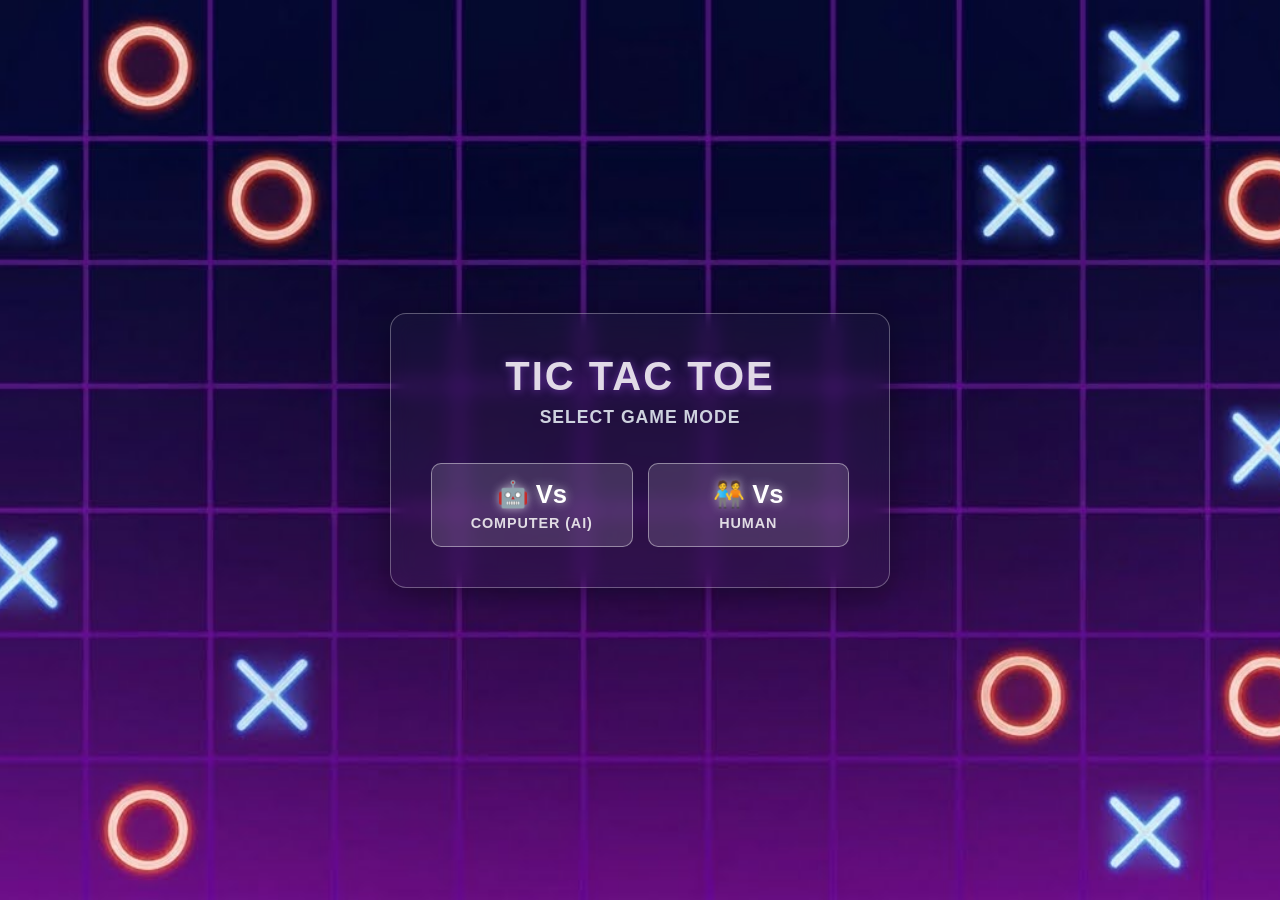
<file: index.html>
<!doctype html>
<html lang="en">
  <head>
    <meta charset="UTF-8" />
    <meta name="viewport" content="width=device-width, initial-scale=1.0" />
    <title>Tic Tac Toe</title>
    <link rel="stylesheet" href="style.css" />
  </head>
  <body>
    <div class="loader-container">
      <div class="neon-spinner"></div>

      <div class="loading-text">LOADING <span> . </span><span> . </span><span> . </span></div>
    </div>

    <div class="container">
      <header>
        <h1>TIC TAC TOE</h1>
        <h2>SELECT GAME MODE</h2>
      </header>

      <div class="main-box">
        <a href="robot.html">
          <div class="left-box">
            <span>🤖 Vs</span>
            <div class="title">COMPUTER (AI)</div>
          </div>
        </a>

        <a href="human.html">
          <div class="right-box">
            <span>🧑‍🤝‍🧑 Vs</span>
            <div class="title">Human</div>
          </div>
        </a>
      </div>
    </div>

    <script>
      const loaderContainer = document.querySelector(".loader-container");
      window.addEventListener("load", () => {
        loaderContainer.classList.add("hide");
      });
    </script>
  </body>
</html>
</file>
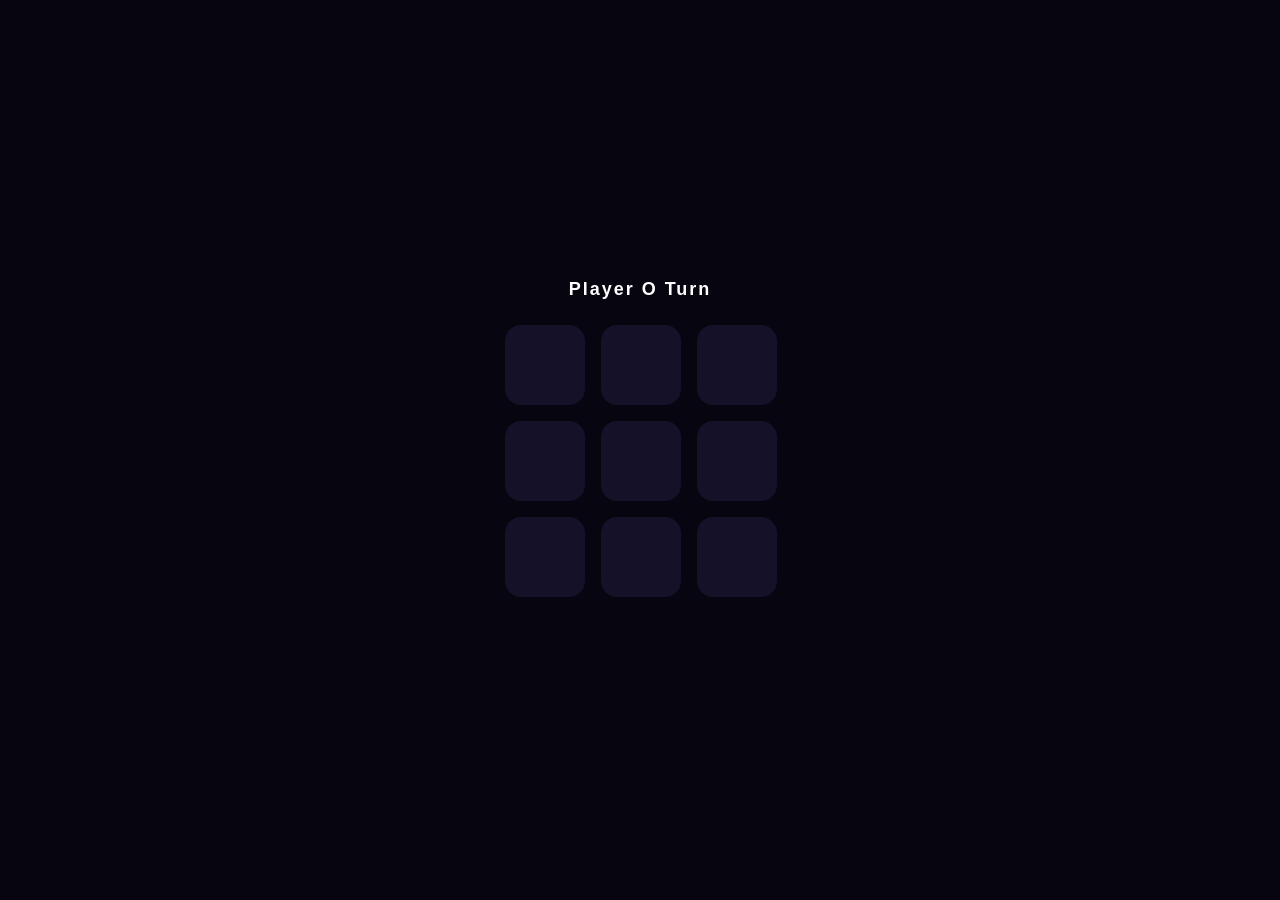
<file: human.html>
<!doctype html>
<html lang="en">
  <head>
    <meta charset="UTF-8" />
    <meta name="viewport" content="width=device-width, initial-scale=1.0" />
    <title>Tic Tac Toe - Player vs Player</title>
    <link rel="stylesheet" href="human.css" />
  </head>
  <body>
    <div class="loader-container">
      <div class="neon-spinner"></div>

      <div class="loading-text">LOADING <span> . </span><span> . </span><span> . </span></div>
    </div>
    <div class="container">
      <!-- Header / Selection Controls -->
      <div class="header">
        <div class="choose-text"></div>
      </div>

      <!-- Tic Tac Toe 3x3 Grid -->
      <div class="grid">
        <button class="boxes"></button>
        <button class="boxes"></button>
        <button class="boxes"></button>
        <button class="boxes"></button>
        <button class="boxes"></button>
        <button class="boxes"></button>
        <button class="boxes"></button>
        <button class="boxes"></button>
        <button class="boxes"></button>
      </div>
    </div>

    <button class="reset">Restart</button>
    <button class="back">Back to Home</button>

    <script src="human.js"></script>
  </body>
</html>
</file>
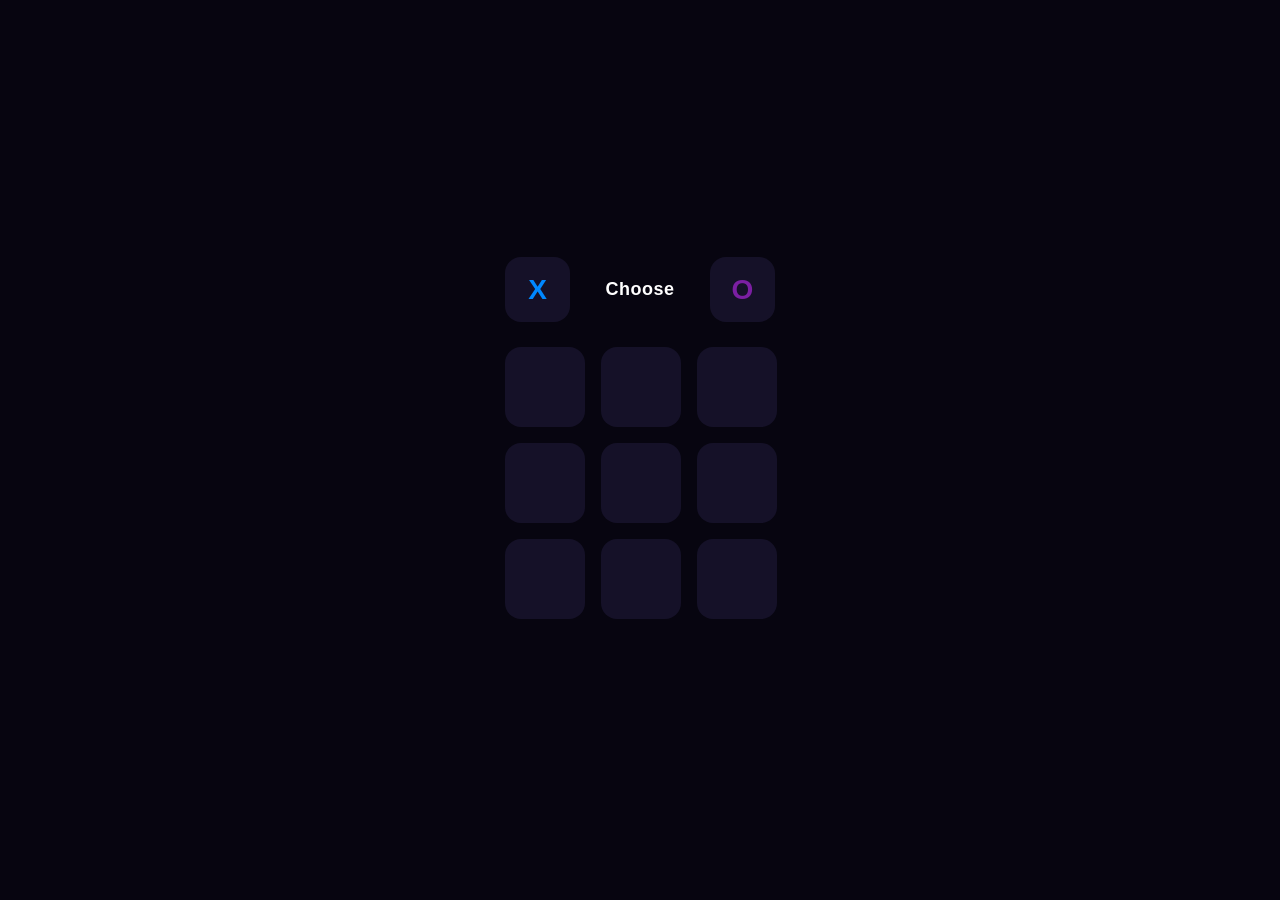
<file: robot.html>
<!doctype html>
<html lang="en">
  <head>
    <meta charset="UTF-8" />
    <meta name="viewport" content="width=device-width, initial-scale=1.0" />
    <title>Tic Tac Toe - Player vs Robot</title>
    <link rel="stylesheet" href="robot.css" />
  </head>
  <body>
    <div class="loader-container">
      <div class="neon-spinner"></div>

      <div class="loading-text">LOADING <span> . </span><span> . </span><span> . </span></div>
    </div>

    <div class="container">
      <!-- Header / Selection Controls -->
      <div class="header">
        <div class="x-box">X</div>
        <div class="choose-text">Choose</div>
        <div class="o-box">O</div>
      </div>

      <!-- Tic Tac Toe 3x3 Grid -->
      <div class="grid">
        <button class="boxes"></button>
        <button class="boxes"></button>
        <button class="boxes"></button>
        <button class="boxes"></button>
        <button class="boxes"></button>
        <button class="boxes"></button>
        <button class="boxes"></button>
        <button class="boxes"></button>
        <button class="boxes"></button>
      </div>
    </div>

    <button class="reset">Restart</button>
    <button class="back">Back to Home</button>

    <script src="robot.js"></script>
  </body>
</html>
</file>
<file: style.css>
/* Universal Resets */
* {
  margin: 0;
  padding: 0;
  box-sizing: border-box;
  user-select: none;
  font-family: "Segoe UI", Tahoma, Geneva, Verdana, sans-serif;
}

/* Page Setup with Cyberpunk Tic-Tac-Toe Grid Background */
/* Page Setup with Your Custom Background Image */
body {
  min-height: 100vh;
  display: flex;
  justify-content: center;
  align-items: center;

  /* ⬇️ Yahan apni image ka path ya URL daalein ⬇️ */
  background-image: url("main\ bg.jfif");

  /* Background ko perfectly fit aur center karne ke liye settings */
  background-size: cover;
  background-position: center;
  background-repeat: no-repeat;

  padding: 20px;
  overflow: hidden;
}
/* Main Container */
.loader-container {
  position: fixed;
  z-index: 9999;
  left: 0;
  top: 0;
  width: 100%;
  min-height: 100vh;
  display: flex;
  justify-content: center;
  flex-direction: column;
  align-items: center;
  background-color: #120224; /* Dark Purple Base */
  background-image:
    linear-gradient(rgba(255, 255, 255, 0.03) 1px, transparent 1px), linear-gradient(90deg, rgba(255, 255, 255, 0.03) 1px, transparent 1px);
  background-size: 60px 60px; /* Simulated Tic-Tac-Toe grid size */

  transition: 0.5s ease-in-out;
}
.loader-container.hide {
  opacity: 0;
  scale: 0.5;
  border-radius: 50%;
  visibility: hidden;
}
/* ✨ Neon Spinning Circle */
.neon-spinner {
  width: 60px;
  height: 60px;
  margin-bottom: 1.5rem;
  border: 4px solid rgba(168, 85, 247, 0.1); /* Light purple base ring */
  border-top: 4px solid #a855f7; /* Vibrant purple active glowing tip */
  border-radius: 50%;
  animation: spin 1s linear infinite;
  box-shadow: 0 0 15px rgba(168, 85, 247, 0.6); /* Glow effect */
}

/* 🔄 Spin Animation */
@keyframes spin {
  0% {
    transform: rotate(0deg);
  }
  100% {
    transform: rotate(360deg);
  }
}

/* 💬 Loading Text and Dots Animation */
.loading-text {
  color: #e2e8f0;
  font-size: clamp(1rem, 3vw, 1.25rem);
  font-weight: 600;
  letter-spacing: 2px;
  text-shadow: 0 0 8px rgba(255, 255, 255, 0.3);
}

/* Dots blinking effect */
.loading-text span {
  animation: blink 1.4s infinite both;
}

.loading-text span:nth-child(2) {
  animation-delay: 0.2s;
}
.loading-text span:nth-child(3) {
  animation-delay: 0.4s;
}

@keyframes blink {
  0% {
    opacity: 0.2;
  }
  20% {
    opacity: 1;
  }
  100% {
    opacity: 0.2;
  }
}
/* Glassmorphism Main Card Container */
.container {
  background: rgba(255, 255, 255, 0.03);
  border: 1px solid rgba(255, 255, 255, 0.3);
  border-radius: 16px;
  padding: clamp(20px, 5vw, 40px);
  width: 100%;
  max-width: 500px;
  backdrop-filter: blur(10px);
  -webkit-backdrop-filter: blur(10px);
  box-shadow: 0 8px 32px 0 rgba(0, 0, 0, 0.37);
  text-align: center;
}

/* Header Styling & Glowing Text */
header h1 {
  color: #e1dae7; /* Vibrant Purple */
  font-size: clamp(1.8rem, 4vw + 0.5rem, 2.5rem);
  font-weight: 800;
  letter-spacing: 2px;
  text-shadow: 0 0 10px rgba(168, 85, 247, 0.5);
  margin-bottom: 8px;
}

header h2 {
  color: #e2e8f0; /* Soft White */
  font-size: clamp(0.85rem, 2vw + 0.3rem, 1.1rem);
  font-weight: 600;
  letter-spacing: 1px;
  margin-bottom: clamp(25px, 6vw, 35px);
  opacity: 0.9;
}

/* Game Mode Selection Grid Box */
.main-box {
  display: grid;
  grid-template-columns: 1fr 1fr;
  gap: 15px;
}
.main-box a {
  text-decoration: none;
}
/* Left & Right Button Selection Styling */
.left-box,
.right-box {
  background: rgba(255, 255, 255, 0.137);
  border: 1px solid rgba(255, 255, 255, 0.418);
  border-radius: 10px;
  padding: 15px 10px;
  cursor: pointer;
  transition: all 0.3s cubic-bezier(0.4, 0, 0.2, 1);
  display: flex;
  flex-direction: column;
  align-items: center;
  justify-content: center;
  gap: 6px;
}

/* Emoji / Icons Sizing */
.left-box span,
.right-box span {
  color: #ffffff;
  font-weight: 600;
  text-shadow: 0 0 10px rgba(251, 251, 252, 0.644);
  font-size: clamp(1.2rem, 3vw, 1.6rem);
}

/* Mode Descriptions Text */
.title {
  color: #e1dce4; /* Slate gray text */
  font-size: clamp(0.75rem, 1.5vw + 0.2rem, 0.9rem);
  font-weight: 700;
  text-transform: uppercase;
  letter-spacing: 0.9px;
}

/* ✨ Hover and Click Effects (Neon Glowing feedback) */
.left-box:hover,
.right-box:hover {
  background: rgba(168, 85, 247, 0.15);
  border-color: #a855f7;
  transform: translateY(-3px);
  box-shadow: 0 0 15px rgba(168, 85, 247, 0.4);
}

.left-box:hover .title,
.right-box:hover .title {
  color: #fff;
}

/* Extra responsiveness for small mobile viewports */
@media (max-width: 360px) {
  .main-box {
    grid-template-columns: 1fr; /* Switch to stack structure on very narrow displays */
  }
}
</file>
<file: human.css>
* {
  margin: 0;
  padding: 0;
  box-sizing: border-box;
  -webkit-tap-highlight-color: transparent;
  font-family: "Segoe UI", Tahoma, Geneva, Verdana, sans-serif;
}

body {
  background-color: #070510;
  color: #ffffff;
  min-height: 100vh;
  display: flex;
  justify-content: center;
  align-items: center;
  flex-direction: column;
  user-select: none;
}
/* Main Container */
.loader-container {
  position: fixed;
  z-index: 9999;
  left: 0;
  top: 0;
  width: 100%;
  min-height: 100vh;
  display: flex;
  justify-content: center;
  flex-direction: column;
  align-items: center;
  background-color: #120224; /* Dark Purple Base */
  background-image:
    linear-gradient(rgba(255, 255, 255, 0.03) 1px, transparent 1px), linear-gradient(90deg, rgba(255, 255, 255, 0.03) 1px, transparent 1px);
  background-size: 60px 60px; /* Simulated Tic-Tac-Toe grid size */

  transition: 0.5s ease-in-out;
}
.loader-container.hide {
  opacity: 0;
  scale: 0.5;
  border-radius: 50%;
  visibility: hidden;
}
/* ✨ Neon Spinning Circle */
.neon-spinner {
  width: 60px;
  height: 60px;
  margin-bottom: 1.5rem;
  border: 4px solid rgba(168, 85, 247, 0.1); /* Light purple base ring */
  border-top: 4px solid #a855f7; /* Vibrant purple active glowing tip */
  border-radius: 50%;
  animation: spin 1s linear infinite;
  box-shadow: 0 0 15px rgba(168, 85, 247, 0.6); /* Glow effect */
}

/* 🔄 Spin Animation */
@keyframes spin {
  0% {
    transform: rotate(0deg);
  }
  100% {
    transform: rotate(360deg);
  }
}

/* 💬 Loading Text and Dots Animation */
.loading-text {
  color: #e2e8f0;
  font-size: clamp(1rem, 3vw, 1.25rem);
  font-weight: 600;
  letter-spacing: 2px;
  text-shadow: 0 0 8px rgba(255, 255, 255, 0.3);
}

/* Dots blinking effect */
.loading-text span {
  animation: blink 1.4s infinite both;
}

.loading-text span:nth-child(2) {
  animation-delay: 0.2s;
}
.loading-text span:nth-child(3) {
  animation-delay: 0.4s;
}

@keyframes blink {
  0% {
    opacity: 0.2;
  }
  20% {
    opacity: 1;
  }
  100% {
    opacity: 0.2;
  }
}
.container {
  display: flex;
  flex-direction: column;
  align-items: center;
  gap: 25px;
}

/* Top Bar / Header Section */
.header {
  width: 270px;
}

.boxes.win {
  animation: winEffect 0.8s infinite alternate;
}
@keyframes winEffect {
  from {
    transform: scale(0.9);
    opacity: 0.9;
    box-shadow: 0 0 5px #151128;
  }
  to {
    opacity: 1;
    transform: scale(1);
    box-shadow: 0 0 5px #dadae2;
  }
}

.choose-text {
  flex-shrink: 7;
  text-align: center;
  font-size: 18px;
  font-weight: 700;
  color: #ffffff;
  letter-spacing: 2px;
}

/* 3x3 Grid Section */
.grid {
  display: grid;
  grid-template-columns: repeat(3, 1fr);
  gap: 16px;
  width: 270px;
  margin-bottom: 1.5rem;
}

.boxes {
  border: none;
  width: 80px;
  height: 80px;
  background-color: #151128;
  border-radius: 16px;
  display: flex;
  justify-content: center;
  align-items: center;
  font-size: 36px;
  font-weight: 800;
  cursor: pointer;
  transition:
    background-color 0.2s ease,
    transform 0.1s ease;
}

.boxes:hover {
  background-color: #1d1836;
}

.boxes:active {
  transform: scale(0.96);
}

/* X and O Colors for Grid Items */
.boxes.x {
  color: #0088ff;
}

.boxes.o {
  color: #7b1fa2;
}

.back,
.reset {
  cursor: pointer;
  border: none;
  width: 270px;
  height: 45px;
  margin-bottom: 10px;
  border-radius: 10px;
  background: #151128;
  color: #ffffff;
  font-weight: 600;
  font-size: 1.2rem;
  letter-spacing: 1px;
}
.back:hover,
.reset:hover {
  background-color: #1d1836;
}
</file>
<file: robot.css>
* {
  margin: 0;
  padding: 0;
  box-sizing: border-box;
  -webkit-tap-highlight-color: transparent;
  font-family: "Segoe UI", Tahoma, Geneva, Verdana, sans-serif;
}

body {
  background-color: #070510;
  color: #ffffff;
  width: 100%;
  min-height: 100vh;
  display: flex;
  justify-content: center;
  align-items: center;
  flex-direction: column;
  user-select: none;
}
/* Main Container */
.loader-container {
  position: fixed;
  left: 0;
  top: 0;
  width: 100%;
  min-height: 100vh;
  display: flex;
  justify-content: center;
  flex-direction: column;
  align-items: center;
  z-index: 9999;
  background-color: #120224; /* Dark Purple Base */
  background-image:
    linear-gradient(rgba(255, 255, 255, 0.03) 1px, transparent 1px), linear-gradient(90deg, rgba(255, 255, 255, 0.03) 1px, transparent 1px);
  background-size: 60px 60px; /* Simulated Tic-Tac-Toe grid size */

  transition: 0.5s ease-in-out;
}
.loader-container.hide {
  opacity: 0;
  scale: 0.5;
  border-radius: 50%;
  visibility: hidden;
}
/* ✨ Neon Spinning Circle */
.neon-spinner {
  width: 60px;
  height: 60px;
  margin-bottom: 1.5rem;
  border: 4px solid rgba(168, 85, 247, 0.1); /* Light purple base ring */
  border-top: 4px solid #a855f7; /* Vibrant purple active glowing tip */
  border-radius: 50%;
  animation: spin 1s linear infinite;
  box-shadow: 0 0 15px rgba(168, 85, 247, 0.6); /* Glow effect */
}

/* 🔄 Spin Animation */
@keyframes spin {
  0% {
    transform: rotate(0deg);
  }
  100% {
    transform: rotate(360deg);
  }
}

/* 💬 Loading Text and Dots Animation */
.loading-text {
  color: #e2e8f0;
  font-size: clamp(1rem, 3vw, 1.25rem);
  font-weight: 600;
  letter-spacing: 2px;
  text-shadow: 0 0 8px rgba(255, 255, 255, 0.3);
}

/* Dots blinking effect */
.loading-text span {
  animation: blink 1.4s infinite both;
}

.loading-text span:nth-child(2) {
  animation-delay: 0.2s;
}
.loading-text span:nth-child(3) {
  animation-delay: 0.4s;
}

@keyframes blink {
  0% {
    opacity: 0.2;
  }
  20% {
    opacity: 1;
  }
  100% {
    opacity: 0.2;
  }
}
.container {
  display: flex;
  flex-direction: column;
  align-items: center;
  gap: 25px;
}

/* Top Bar / Header Section */
.header {
  display: flex;
  align-items: center;
  justify-content: space-between;
  width: 270px;
}
.o-box,
.x-box {
  width: 65px;
  height: 65px;
  background-color: #151128;
  border-radius: 16px;
  display: flex;
  justify-content: center;
  align-items: center;
  font-size: 28px;
  font-weight: 800;
  cursor: pointer;
  transition: all 0.2s ease;
}
.boxes.win {
  animation: winEffect 0.8s infinite alternate;
}
@keyframes winEffect {
  from {
    transform: scale(0.9);
    opacity: 0.9;
    box-shadow: 0 0 5px #151128;
  }
  to {
    opacity: 1;
    transform: scale(1);
    box-shadow: 0 0 5px #dadae2;
  }
}
/* Selected 'X' Box Outline & Color */

.x-box.active {
  color: #0088ff;
  border: 3px solid #23224b;
  box-shadow: 0 0 10px rgba(0, 136, 255, 0.26);
}
/* 'O' Box Styling */
.o-box.active {
  color: #7b1fa2;
  border: 3px solid #3e224b;
  box-shadow: 0 0 10px rgba(153, 0, 255, 0.295);
}
.o-box {
  color: #7b1fa2;
  border: 2px solid transparent;
}
.x-box {
  color: #0088ff;
  border: 2px solid transparent;
}
.choose-text {
  flex-shrink: 7;
  text-align: center;
  font-size: 18px;
  font-weight: 700;
  color: #ffffff;
  letter-spacing: 0.5px;
}

/* 3x3 Grid Section */
.grid {
  display: grid;
  grid-template-columns: repeat(3, 1fr);
  gap: 16px;
  width: 270px;
  margin-bottom: 1.5rem;
}

.boxes {
  border: none;
  width: 80px;
  height: 80px;
  background-color: #151128;
  border-radius: 16px;
  display: flex;
  justify-content: center;
  align-items: center;
  font-size: 36px;
  font-weight: 800;
  cursor: pointer;
  transition:
    background-color 0.2s ease,
    transform 0.1s ease;
}

.boxes:hover {
  background-color: #1d1836;
}

.boxes:active {
  transform: scale(0.96);
}

/* X and O Colors for Grid Items */
.boxes.x {
  color: #0088ff;
}

.boxes.o {
  color: #7b1fa2;
}
.back,
.reset {
  cursor: pointer;
  border: none;
  width: 270px;
  height: 45px;
  margin-bottom: 10px;
  border-radius: 10px;
  background: #151128;
  color: #ffffff;
  font-weight: 600;
  font-size: 1.2rem;
  letter-spacing: 1px;
}
.back:hover,
.reset:hover {
  background-color: #1d1836;
}
</file>
